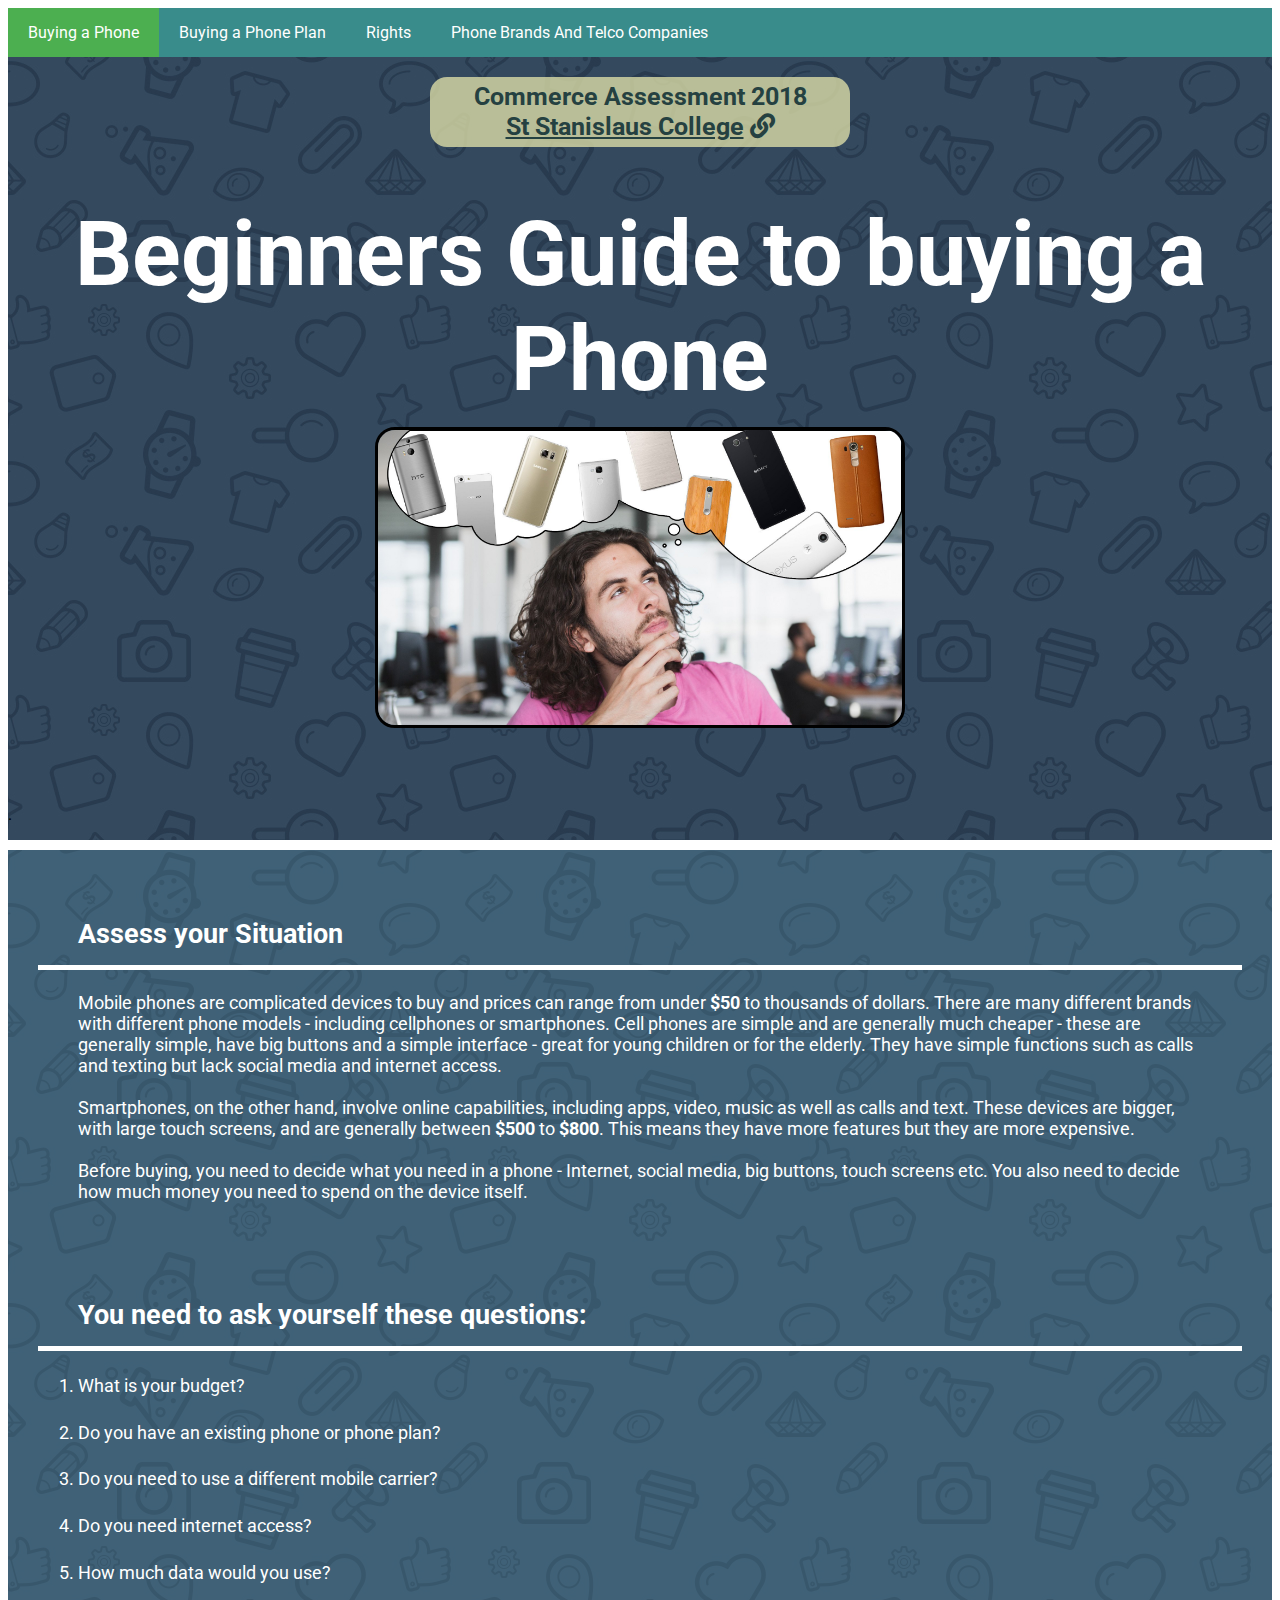
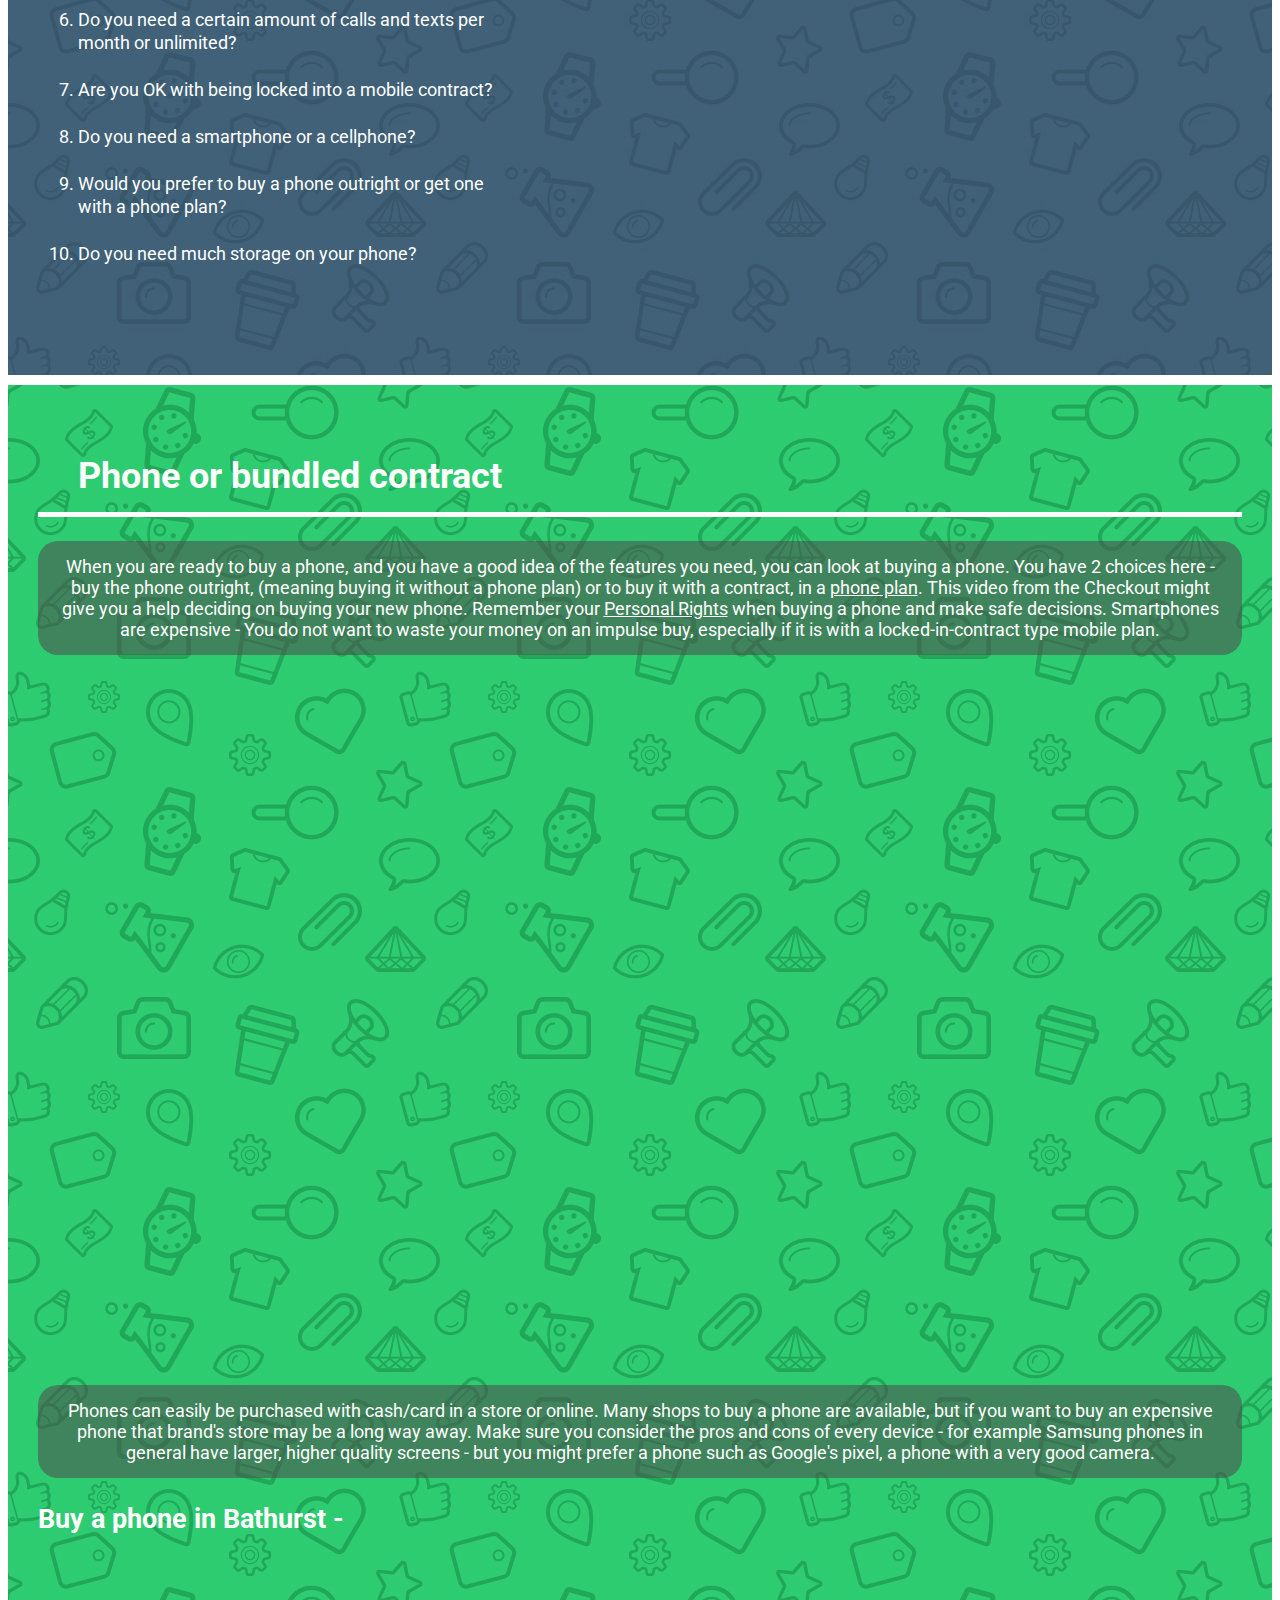
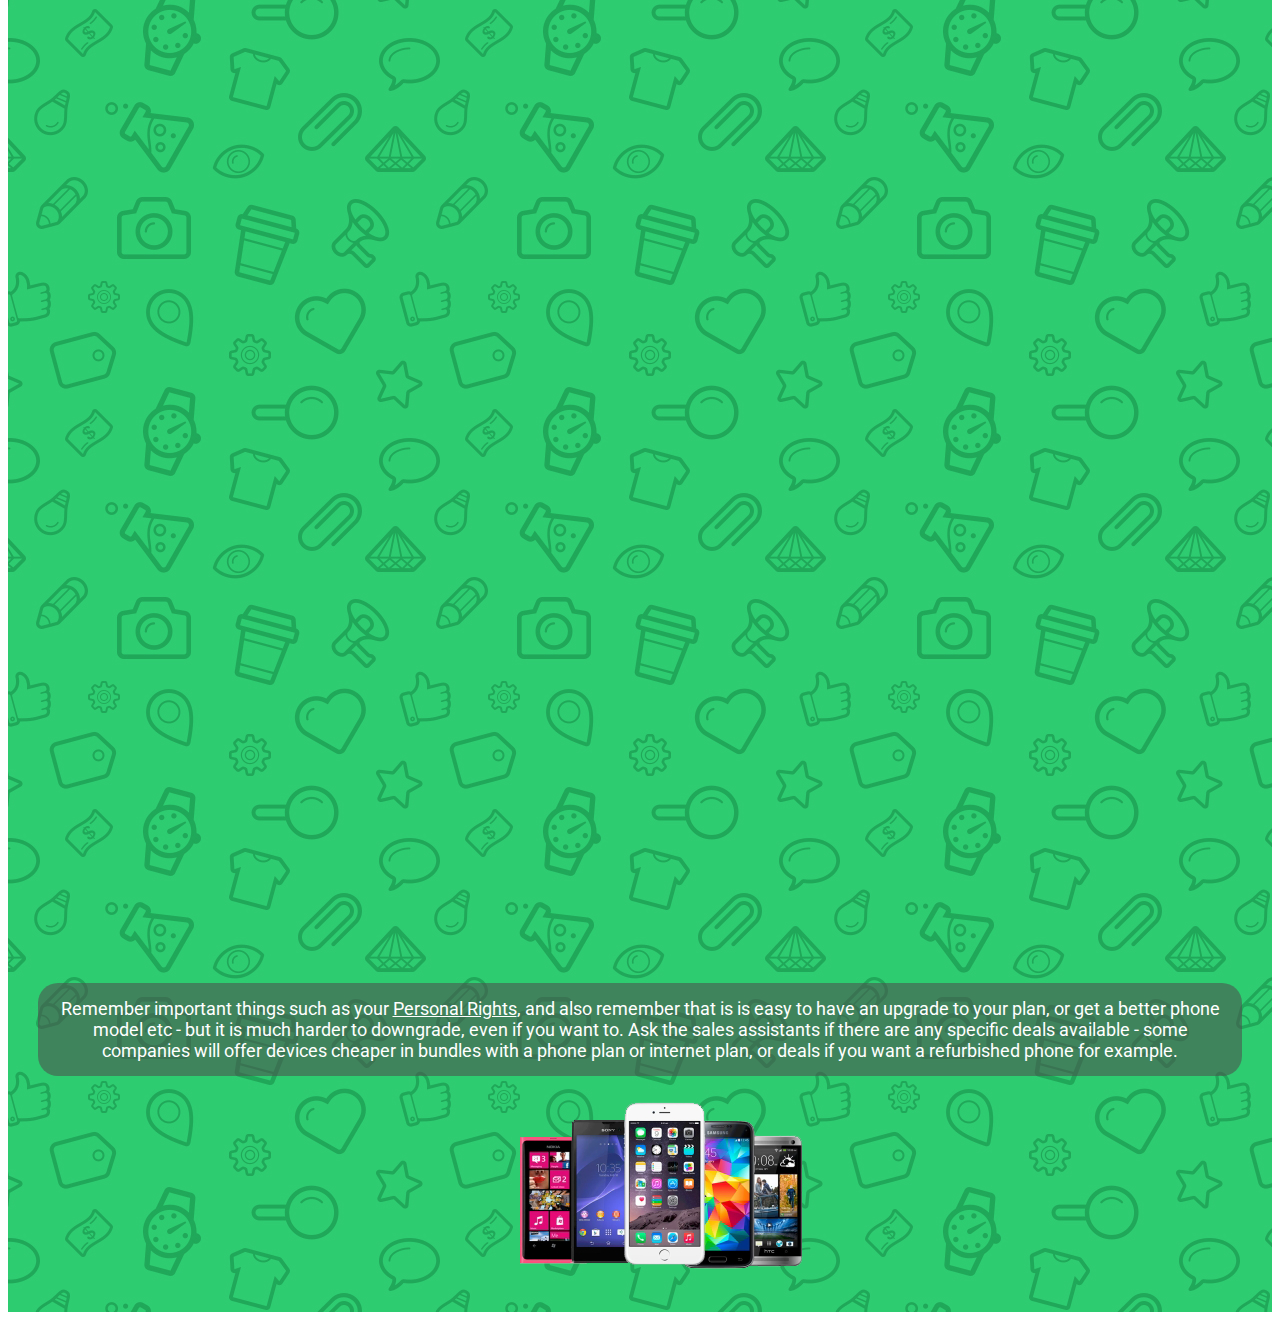
<file: index.html>
<!DOCTYPE html>
<html>
	<head>
		<title>New Phone!</title>
		<link rel="stylesheet" href="https://use.fontawesome.com/releases/v5.0.1/css/all.css">
		<link href="main.css" rel="stylesheet" type="text/css">
		<link rel="shortcut icon" type="image/png" href="Media/favicon.png" />
	</head>
	<body>
		<div id="bground1">
			<nav>
				<ul>
					<li class="active"><a href="#">Buying a Phone</a></li>
					<li><a href="Sites/Buying a Phone plan/index.html">Buying a Phone Plan</a></li>
					<li><a href="Sites/Rights/index.html">Rights</a></li>
					<li><a href="Sites/Major Phone Brands/index.html">Phone Brands And Telco Companies</a></li>
				</ul>
			</nav>
			<h1 class="commerce">Commerce Assessment 2018<br><a href="http://stannies.com/Home">St Stanislaus College</a>  <span class="fa fa-link"></span></h1>
			<h1 class="title">Beginners Guide to buying a Phone</h1>
			<img src="Media/buyaphone.jpg" alt="Smartphones" width="300px" height="177px" class="IMGphones">
			<p><br><br><br>.</p>
		</div>
		<div id="bground2">
			<div class="assess">
				<h2 class="assess1">Assess your Situation</h2>
				<p class="situation1">Mobile phones are complicated devices to buy and prices can range from under <strong>$50</strong> to thousands of dollars. There are many different brands with different phone models - including cellphones or smartphones. Cell phones are simple and are generally much cheaper - these are generally simple, have big buttons and a simple interface - great for young children or for the elderly. They have simple functions such as calls and texting but lack social media and internet access.</p><br>
				<p class="situation2"> Smartphones, on the other hand, involve online capabilities, including apps, video, music as well as calls and text. These devices are bigger, with large touch screens, and are generally between <strong>$500</strong> to <strong>$800</strong>. This means they have more features but they are more expensive.</p><br>
				<p class="situation3">Before buying, you need to decide what you need in a phone - Internet, social media, big buttons, touch screens etc. You also need to decide how much money you need to spend on the device itself.</p>
			</div>
			<div class="assess">
				<h2 class="assess1">You need to ask yourself these questions:</h2>
				<ol id="questions">
					<li>What is your budget?</li><br>
					<li>Do you have an existing phone or phone plan?</li><br>
					<li>Do you need to use a different mobile carrier?</li><br>
					<li>Do you need internet access?</li><br>
					<li>How much data would you use?</li><br>
					<li>Do you need a certain amount of calls and texts per month or unlimited?</li><br>
					<li>Are you OK with being locked into a mobile contract?</li><br>
					<li>Do you need a smartphone or a cellphone?</li><br>
					<li>Would you prefer to buy a phone outright or get one with a phone plan?</li><br>
					<li>Do you need much storage on your phone?</li><br>
				</ol>
				<iframe id="Smartphone_video" width="50%" height="450" src="https://www.youtube.com/embed/efNva-0sdoo" frameborder="0" allow="autoplay; encrypted-media" allowfullscreen></iframe>
				<p></p>
			</div>
		</div>
		<div id="bground3" class="buy">
			<h1>Phone or bundled contract</h1>
			<p>When you are ready to buy a phone, and you have a good idea of the features you need, you can look at buying a phone. You have 2 choices here - buy the phone outright, (meaning buying it without a phone plan) or to buy it with a contract, in a <a href="Sites/Buying a Phone plan/index.html">phone plan</a>. This video from the Checkout might give you a help deciding on buying your new phone. Remember your <a href="Sites/Rights/index.html">Personal Rights</a> when buying a phone and make safe decisions. Smartphones are expensive - You do not want to waste your money on an impulse buy, especially if it is with a locked-in-contract type mobile plan.</p>
			<iframe class="checkout1" width="1120" height="630" src="https://www.youtube.com/embed/e1Gm_v4Wi_Q" frameborder="0" allow="autoplay; encrypted-media" allowfullscreen></iframe>
			<p>Phones can easily be purchased with cash/card in a store or online. Many shops to buy a phone are available, but if you want to buy an expensive phone that brand's store may be a long way away. Make sure you consider the pros and cons of every device - for example Samsung phones in general have larger, higher quality screens - but you might prefer a phone such as Google's pixel, a phone with a very good camera.</p>
			<h2>Buy a phone in Bathurst - </h2>
			<iframe class="map" src="https://www.google.com/maps/embed?pb=!1m16!1m12!1m3!1d106553.8492183087!2d149.58359527184643!3d-33.428255210248906!2m3!1f0!2f0!3f0!3m2!1i1024!2i768!4f13.1!2m1!1sbuy+a+phone!5e0!3m2!1sen!2sau!4v1528198534277" width="450" height="500" frameborder="0" style="border:0" allowfullscreen></iframe>
			<iframe class="map" src="https://www.google.com/maps/embed?pb=!1m16!1m12!1m3!1d106553.89754060438!2d149.583251845909!3d-33.42821584612802!2m3!1f0!2f0!3f0!3m2!1i1024!2i768!4f13.1!2m1!1sapple+store!5e0!3m2!1sen!2sau!4v1528198706971" width="450" height="500" frameborder="0" style="border:0" allowfullscreen></iframe>
			<iframe class="map" src="https://www.google.com/maps/embed?pb=!1m16!1m12!1m3!1d106553.94586282138!2d149.5829084199715!3d-33.42817648203027!2m3!1f0!2f0!3f0!3m2!1i1024!2i768!4f13.1!2m1!1ssamsung+phone!5e0!3m2!1sen!2sau!4v1528198915402" width="450" height="500" frameborder="0" style="border:0" allowfullscreen></iframe>
			<iframe class="map" src="https://www.google.com/maps/embed?pb=!1m16!1m12!1m3!1d26645.061952252276!2d149.54767514744685!3d-33.40674438616632!2m3!1f0!2f0!3f0!3m2!1i1024!2i768!4f13.1!2m1!1sphone!5e0!3m2!1sen!2sau!4v1528199003108" width="450" height="500" frameborder="0" style="border:0" allowfullscreen></iframe>
			<p>Remember important things such as your <a href="Sites/Rights/index.html">Personal Rights</a>, and also remember that is is easy to have an upgrade to your plan, or get a better phone model etc - but it is much harder to downgrade, even if you want to. Ask the sales assistants if there are any specific deals available - some companies will offer devices cheaper in bundles with a phone plan or internet plan, or deals if you want a refurbished phone for example.</p>
			<img src="Media/phones.png" alt="phones">
		</div>
	</body>
</html>
</file>
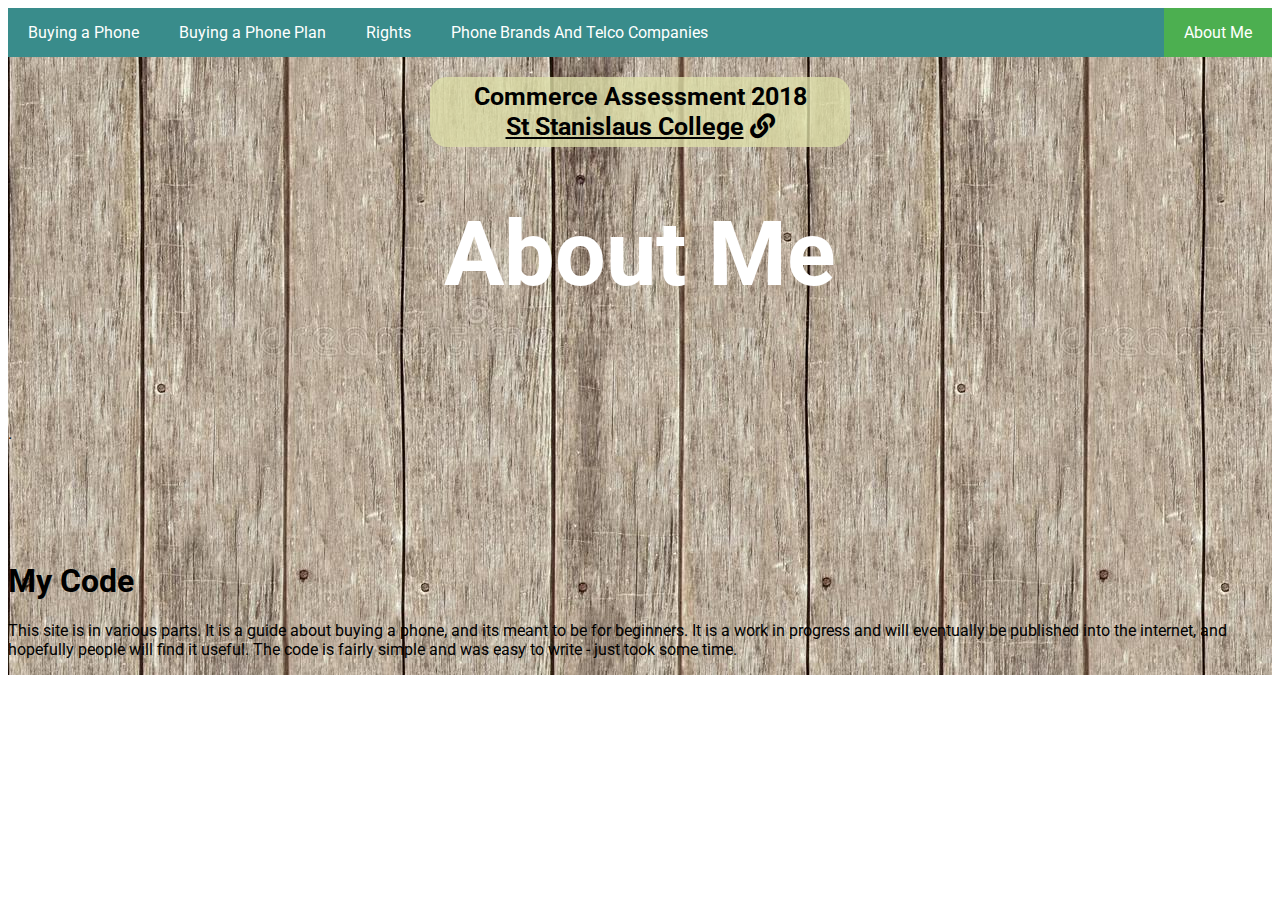
<file: Sites/#UNUSED# About Me/index.html>
<!DOCTYPE html>
<html>
	<head>
		<title>New Phone!</title>
		<link rel="stylesheet" href="https://use.fontawesome.com/releases/v5.0.1/css/all.css">
		<link href="main.css" rel="stylesheet" type="text/css">
		<link rel="shortcut icon" type="image/png" href="../../Media/favicon.png" />
	</head>
	<body>
		<div id="bground6">
			<nav>
				<ul>
					<li><a href="../../index.html">Buying a Phone</a></li>
					<li><a href="../../Sites/Buying a Phone plan/index.html">Buying a Phone Plan</a></li>
					<li><a href="../../Sites/Rights/index.html">Rights</a></li>
					<li><a href="../../Sites/Major Phone Brands/index.html">Phone Brands And Telco Companies</a></li>
					<li style="float:right" class="about active"><a href="../../Sites/About Me/index.html">About Me</a></li>
				</ul>
			</nav>
			<h1 class="commerce">Commerce Assessment 2018<br><a href="http://stannies.com/Home">St Stanislaus College</a>  <span class="fa fa-link"></span></h1>
			<h1 class="title">About Me</h1>
			<p><br><br><br>.</p>
			<h1 style="color:rgba(0,0,0,0);">I code, play fortnite and watch too much youtube. Memes are dreams. Hugs not drugs. HTML CSS is my favourite atm.</h1>
			<h1>My Code</h1>
			<p>This site is in various parts. It is a guide about buying a phone, and its meant to be for beginners. It is a work in progress and will eventually be published into the internet, and hopefully people will find it useful. The code is fairly simple and was easy to write - just took some time.</p>
		</div>
	</body>
</html>
</file>
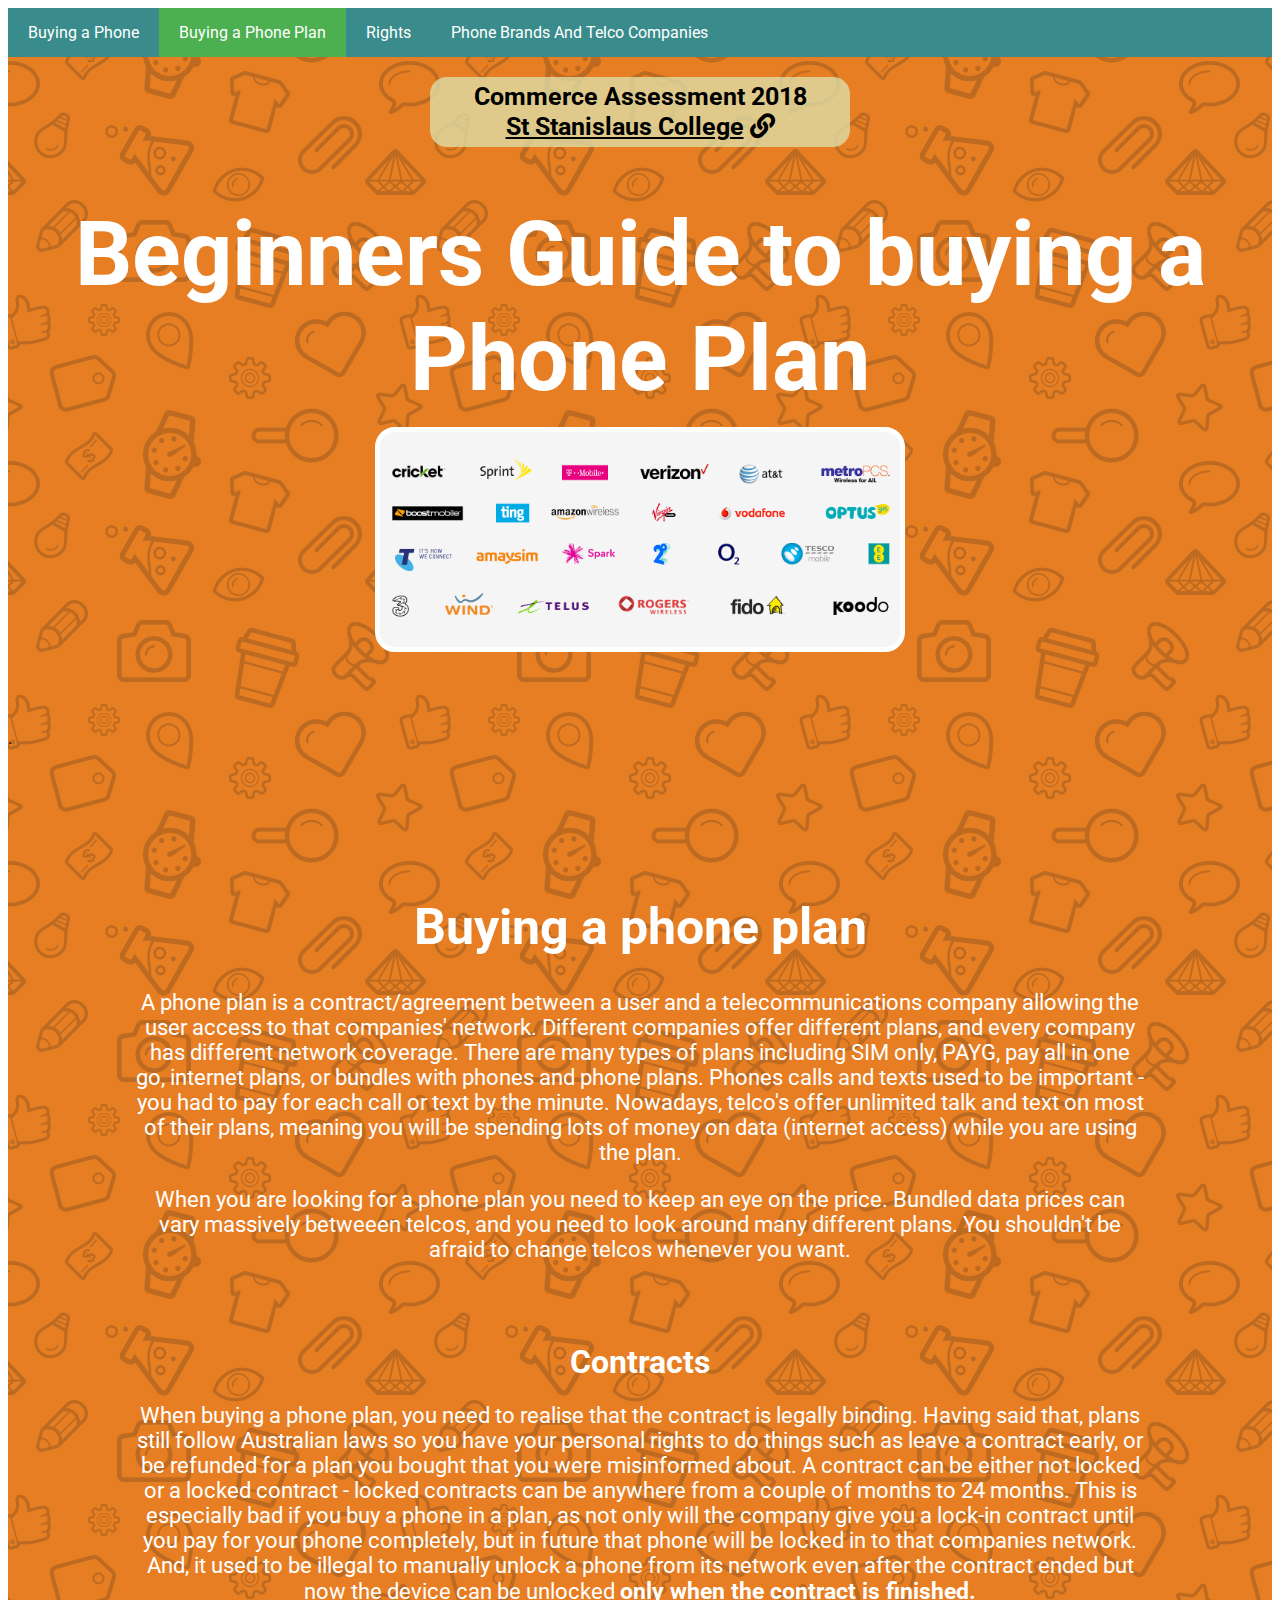
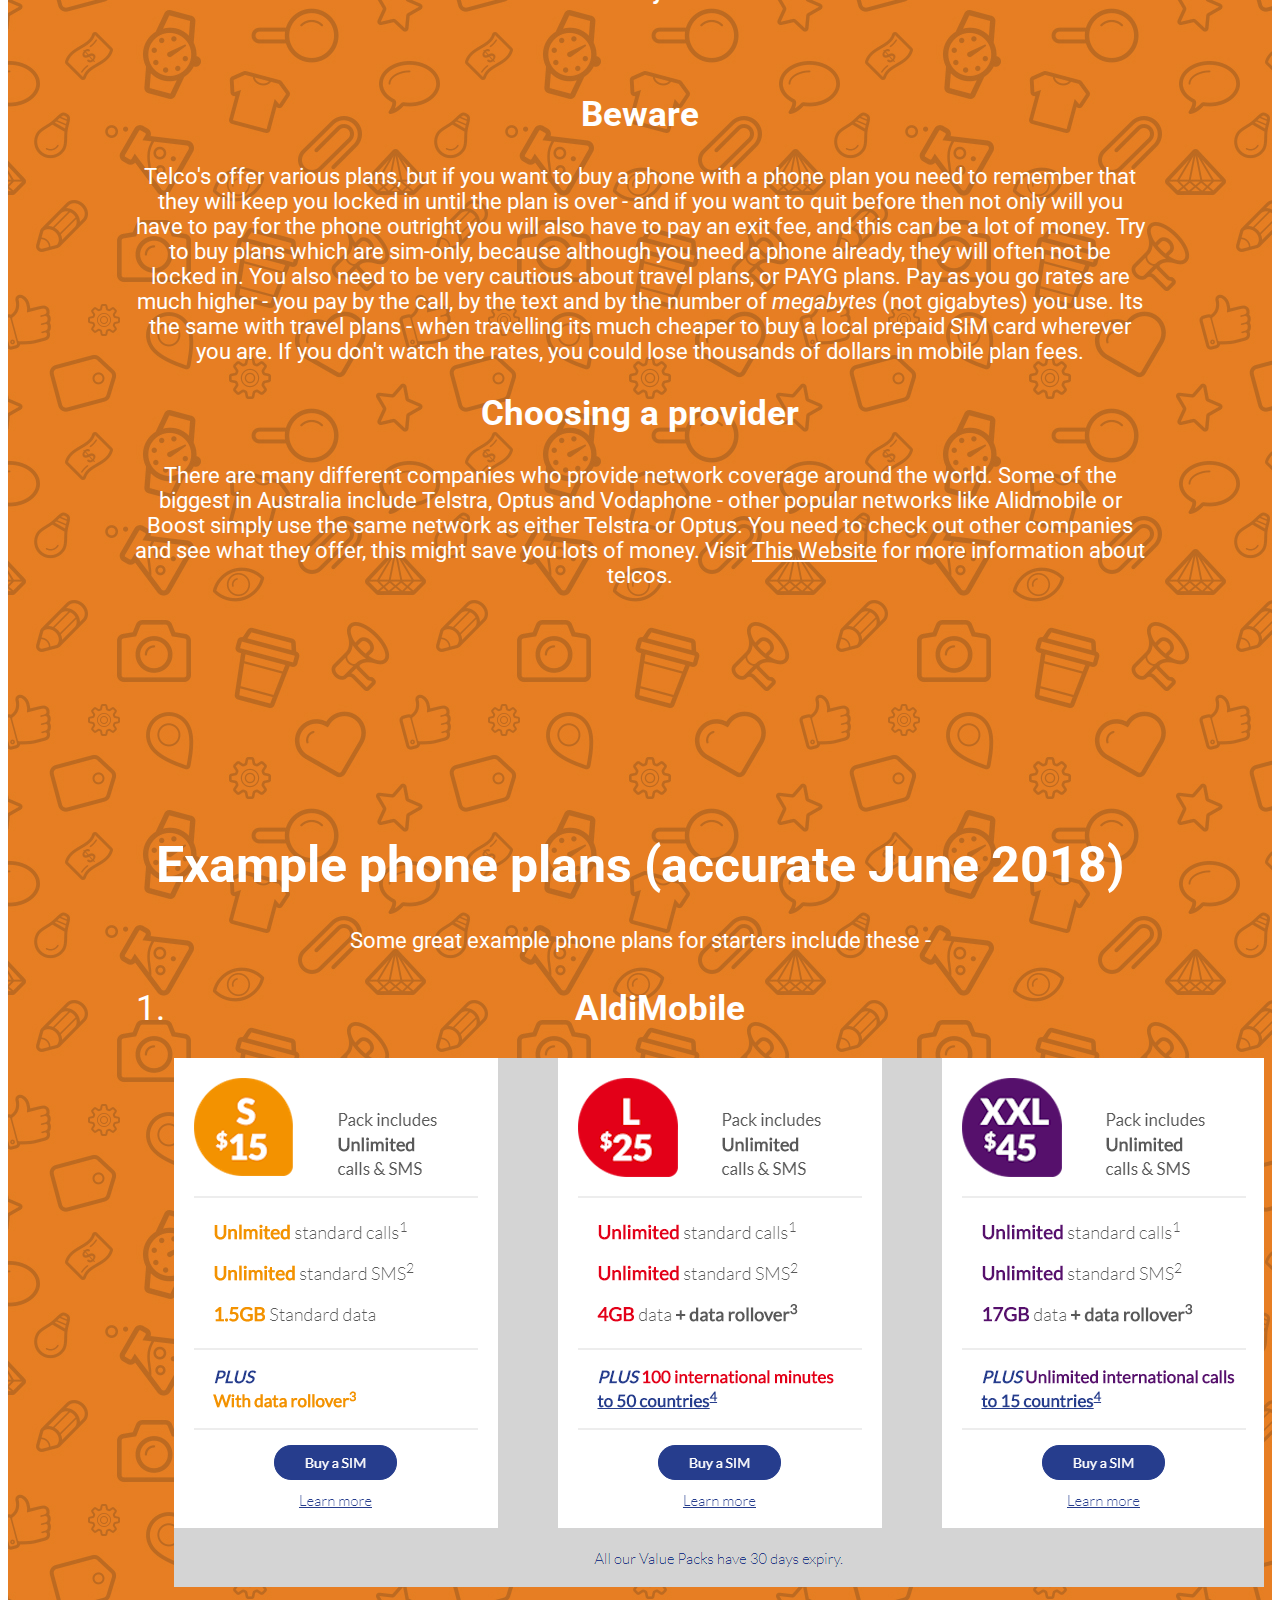
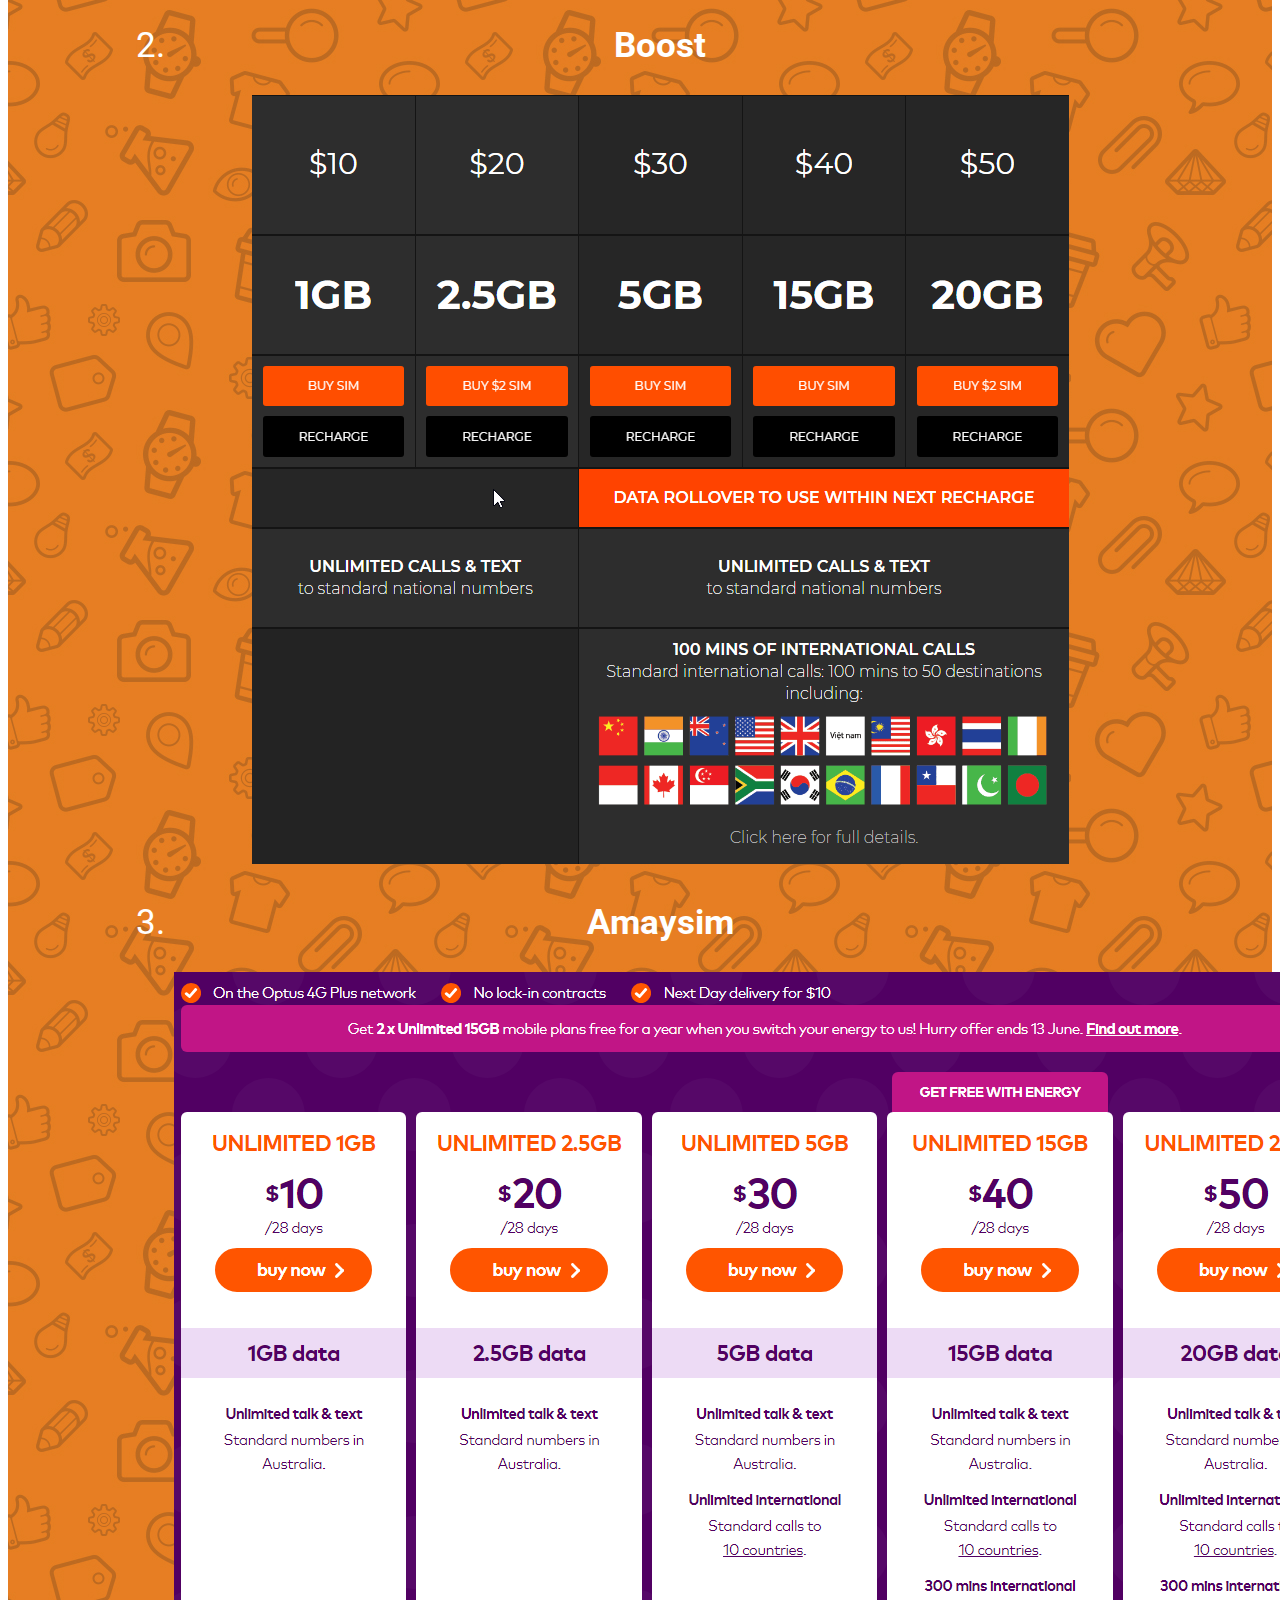
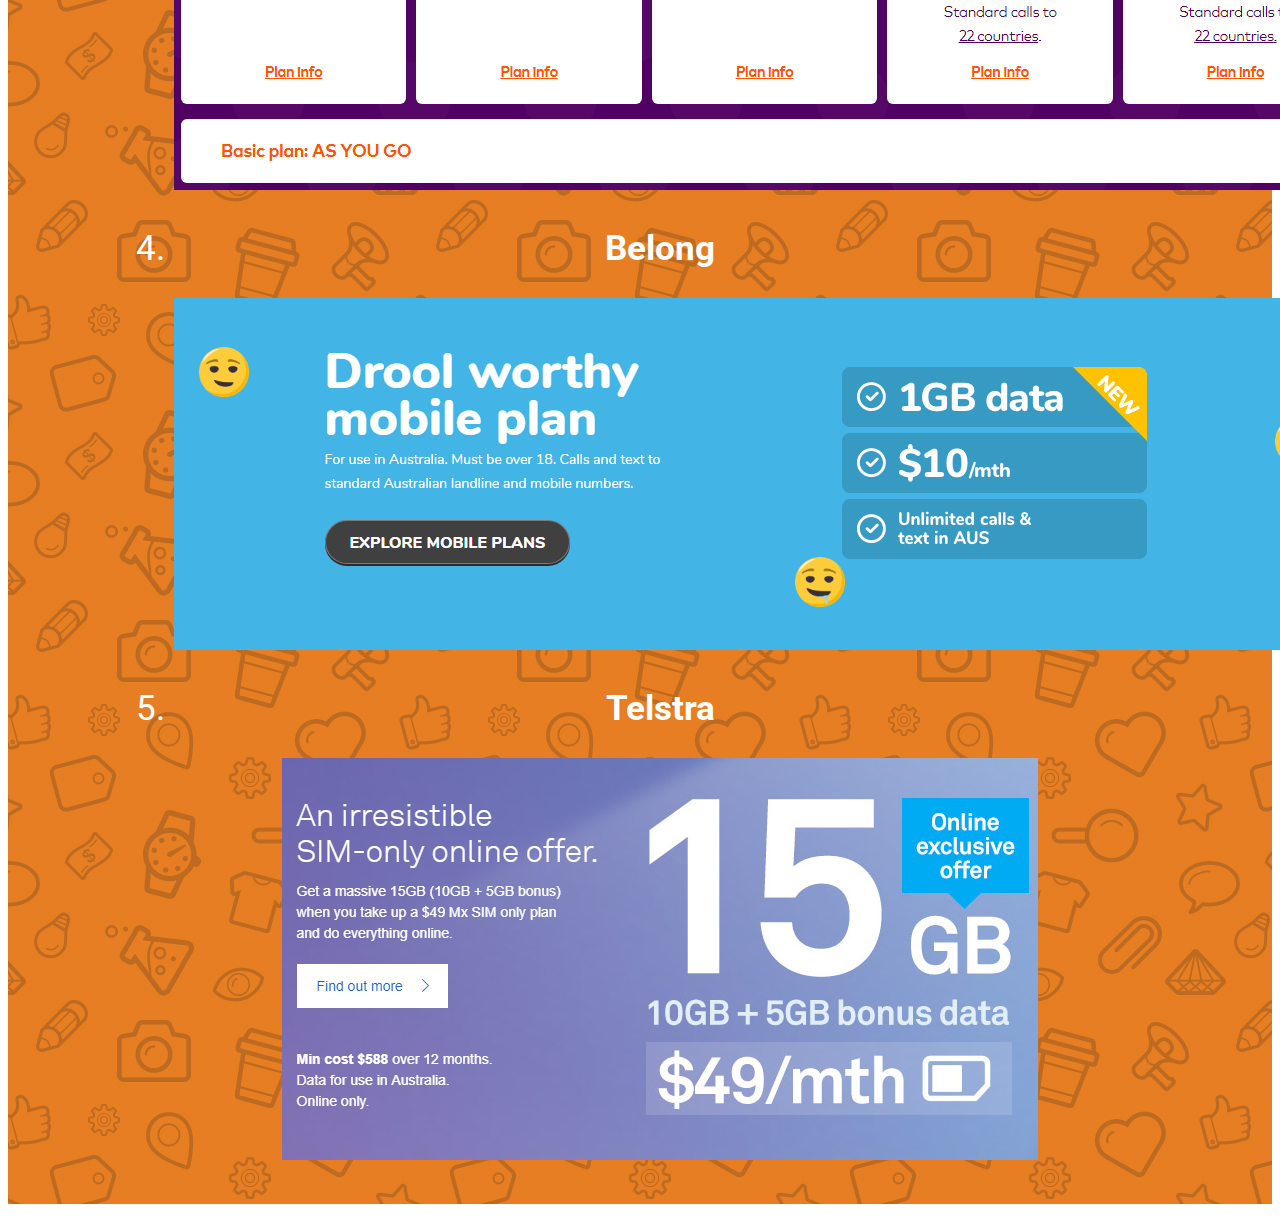
<file: Sites/Buying a Phone plan/index.html>
<!DOCTYPE html>
<html>
	<head>
		<title>New Phone!</title>
		<link rel="stylesheet" href="https://use.fontawesome.com/releases/v5.0.1/css/all.css">
		<link href="main.css" rel="stylesheet" type="text/css">
		<link rel="shortcut icon" type="image/png" href="../../Media/favicon.png" />
	</head>
	<body>
		<div id="bground4">
			<nav>
				<ul>
					<li><a href="../../index.html">Buying a Phone</a></li>
					<li class="active"><a href="#">Buying a Phone Plan</a></li>
					<li><a href="../../Sites/Rights/index.html">Rights</a></li>
					<li><a href="../../Sites/Major Phone Brands/index.html">Phone Brands And Telco Companies</a></li>
				</ul>
			</nav>
			<h1 class="commerce">Commerce Assessment 2018<br><a href="http://stannies.com/Home">St Stanislaus College</a>  <span class="fa fa-link"></span></h1>
			<h1 class="title">Beginners Guide to buying a Phone Plan</h1>
			<img src="../../Media/plancompanies.png" alt="Smartphones" width="1400px" height="578px" class="IMGphones">
			<p><br><br><br>.</p>
			<div class="phoneplan">
				<h1>Buying a phone plan</h1>
				<p>A phone plan is a contract/agreement between a user and a telecommunications company allowing the user access to that companies' network. Different companies offer different plans, and every company has different network coverage. There are many types of plans including SIM only, PAYG, pay all in one go, internet plans, or bundles with phones and phone plans.
				Phones calls and texts used to be important - you had to pay for each call or text by the minute. Nowadays, telco's offer unlimited talk and text on most of their plans, meaning you will be spending lots of money on data (internet access) while you are using the plan.</p>
				<p>When you are looking for a phone plan you need to keep an eye on the price. Bundled data prices can vary massively betweeen telcos, and you need to look around many different plans. You shouldn't be afraid to change telcos whenever you want.</p><br><br>
			</div>
			<div class="contract">
				<h1>Contracts</h1>
				<p>When buying a phone plan, you need to realise that the contract is legally binding. Having said that, plans still follow Australian laws so you have your personal rights to do things such as leave a contract early, or be refunded for a plan you bought that you were misinformed about. A contract can be either not locked or a locked contract - locked contracts can be anywhere from a couple of months to 24 months. This is especially bad if you buy a phone in a plan, as not only will the company give you a lock-in contract until you pay for your phone completely, but in future that phone will be locked in to that companies network. And, it used to be illegal to manually unlock a phone from its network even after the contract ended but now the device can be unlocked <strong style="font-size:105%;">only when the contract is finished.</strong></p><br><br>
				<h2>Beware</h2>
				<p>Telco's offer various plans, but if you want to buy a phone with a phone plan you need to remember that they will keep you locked in until the plan is over - and if you want to quit before then not only will you have to pay for the phone outright you will also have to pay an exit fee, and this can be a lot of money. Try to buy plans which are sim-only, because although you need a phone already, they will often not be locked in. You also need to be very cautious about travel plans, or PAYG plans. Pay as you go rates are much higher - you pay by the call, by the text and by the number of <span class="italic">megabytes</span> (not gigabytes) you use. Its the same with travel plans - when travelling its much cheaper to buy a local prepaid SIM card wherever you are. If you don't watch the rates, you could lose thousands of dollars in mobile plan fees.</p>
			</div>
			<div class="phoneplan">
				<h2>Choosing a provider</h2>
				<p>There are many different companies who provide network coverage around the world. Some of the biggest in Australia include Telstra, Optus and Vodaphone - other popular networks like Alidmobile or Boost simply use the same network as either Telstra or Optus. You need to check out other companies and see what they offer, this might save you lots of money.
				Visit <a href="../../Sites/Major Phone Brands/index.html">This Website</a> for more information about telcos.</p>
				<br><br><br><br>
				<h1>Example phone plans (accurate June 2018)</h1>
				<p>Some great example phone plans for starters include these - </p>
				<ol>
					<li><h2>AldiMobile</h2><img src="../../Media/aldimobilesim.png" alt="phoneplan"></li>
					<li><h2>Boost</h2><img src="../../Media/boost.png" alt="phoneplan"></li>
					<li><h2>Amaysim</h2><img src="../../Media/amaysimplan.png" alt="phoneplan"></li>
					<li><h2>Belong</h2><img src="../../Media/belongplan.png" alt="phoneplan"></li>
					<li><h2>Telstra</h2><img src="../../Media/telstraplan.png" alt="phoneplan"></li>
				</ol>
			</div>
		</div>
	</body>
</html>
</file>
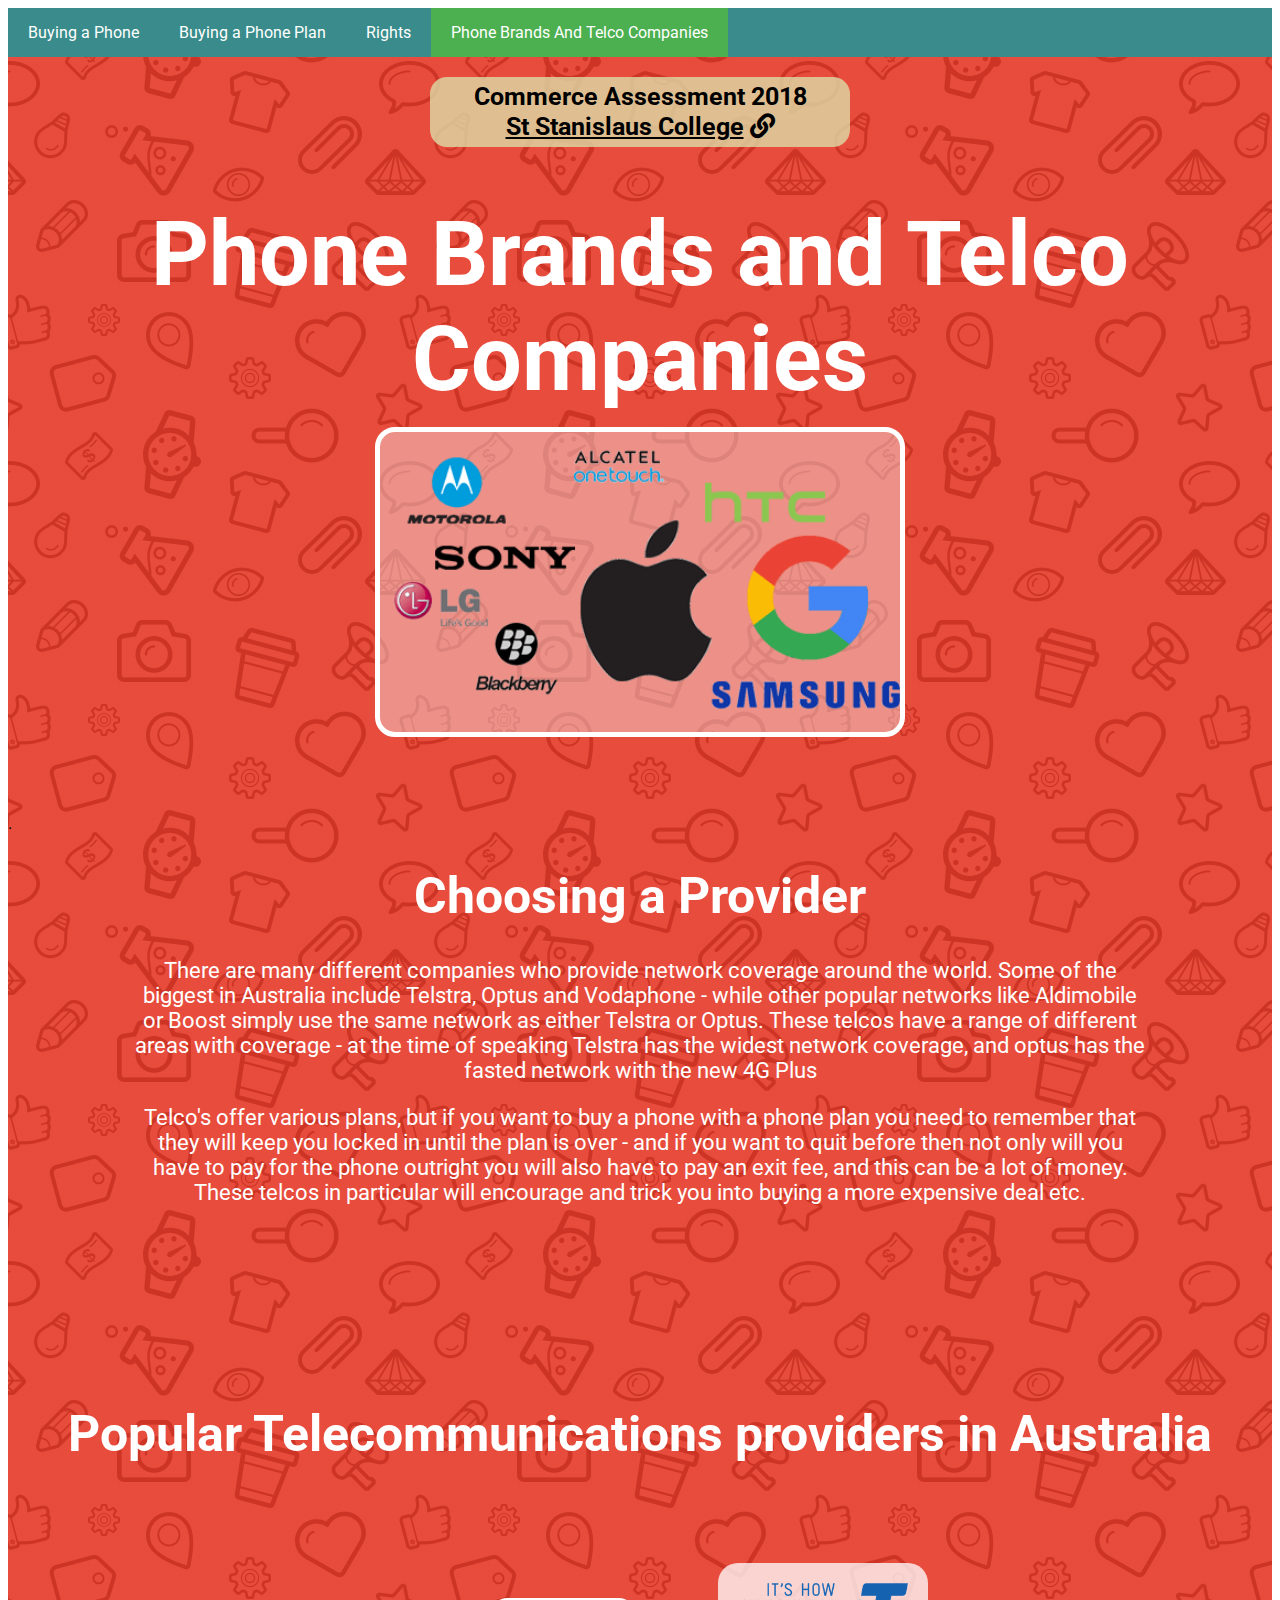
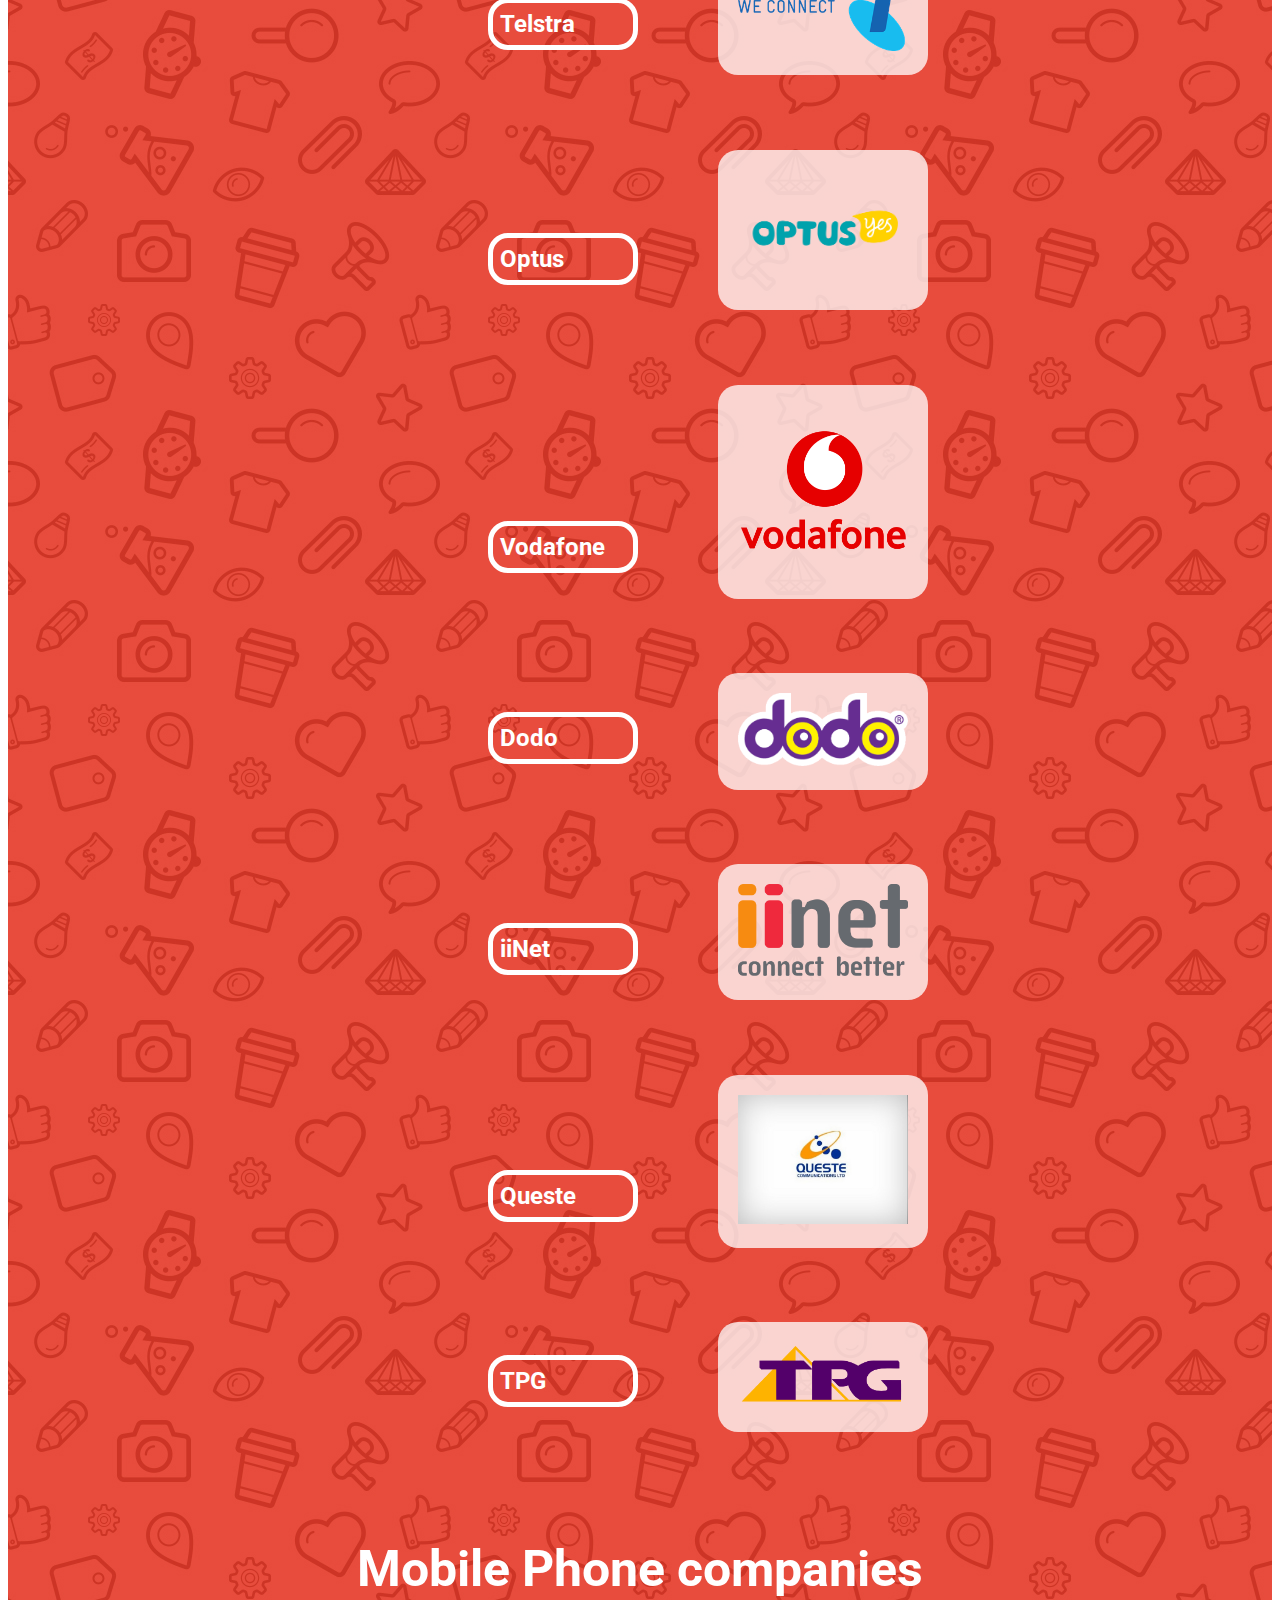
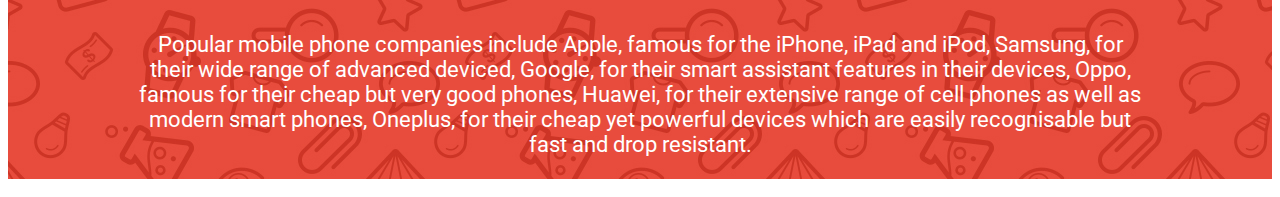
<file: Sites/Major Phone Brands/index.html>
<!DOCTYPE html>
<html>
	<head>
		<title>New Phone!</title>
		<link rel="stylesheet" href="https://use.fontawesome.com/releases/v5.0.1/css/all.css">
		<link href="main.css" rel="stylesheet" type="text/css">
		<link rel="shortcut icon" type="image/png" href="../../Media/favicon.png" />
	</head>
	<body>
		<div id="bground5">
			<nav>
				<ul>
					<li><a href="../../index.html">Buying a Phone</a></li>
					<li><a href="../../Sites/Buying a Phone plan/index.html">Buying a Phone Plan</a></li>
					<li><a href="../../Sites/Rights/index.html">Rights</a></li>
					<li class="active"><a href="#">Phone Brands And Telco Companies</a></li>
				</ul>
			</nav>
			<h1 class="commerce">Commerce Assessment 2018<br><a href="http://stannies.com/Home">St Stanislaus College</a>  <span class="fa fa-link"></span></h1>
			<h1 class="title">Phone Brands and Telco Companies</h1>
			<img src="../../Media/brands.png" alt="Image" width="1400px" height="578px" class="IMGphones">
			<p><br><br><br>.</p>
			<div class="provider">
				<h1>Choosing a Provider</h1>
				<p>There are many different companies who provide network coverage around the world. Some of the biggest in Australia include Telstra, Optus and Vodaphone - while other popular networks like Aldimobile or Boost simply use the same network as either Telstra or Optus. These telcos have a range of different areas with coverage - at the time of speaking Telstra has the widest network coverage, and optus has the fasted network with the new 4G Plus</p>
				<p>Telco's offer various plans, but if you want to buy a phone with a phone plan you need to remember that they will keep you locked in until the plan is over - and if you want to quit before then not only will you have to pay for the phone outright you will also have to pay an exit fee, and this can be a lot of money. These telcos in particular will encourage and trick you into buying a more expensive deal etc.</p>
			</div>
			<div class="providerbrands">
				<h1>Popular Telecommunications providers in Australia</h1>
				<div class="telco">
					<h2>Telstra</h2>
					<a href="https://www.telstra.com.au/"><img src="../../Media/telstra.png" alt="Telstra"></a>
					<h2>Optus</h2>
					<a href="https://www.optus.com.au/"><img src="../../Media/optus.png" alt="Optus"></a>
					<h2>Vodafone</h2>
					<a href="https://www.vodafone.com.au/"><img src="../../Media/vodafone.png" alt="Vodafone"></a>
					<h2>Dodo</h2>
					<a href="https://www.dodo.com/"><img src="../../Media/dodo.png" alt="Dodo"></a>
					<h2>iiNet</h2>
					<a href="https://www.iinet.net.au/"><img src="../../Media/iinet.png" alt="iiNet"></a>
					<h2>Queste</h2>
					<a href="www.queste.com.au/"><img src="../../Media/queste.jpg" alt="Queste"></a>
					<h2>TPG</h2>
					<a href="https://www.tpg.com.au"><img src="../../Media/tpg.png" alt="TPG"></a>
				</div>
			</div>
			<div class="phonebrands">
				<h1>Mobile Phone companies</h1>
				<p>Popular mobile phone companies include Apple, famous for the iPhone, iPad and iPod, Samsung, for their wide range of advanced deviced, Google, for their smart assistant features in their devices, Oppo, famous for their cheap but very good phones, Huawei, for their extensive range of cell phones as well as modern smart phones, Oneplus, for their cheap yet powerful devices which are easily recognisable but fast and drop resistant.</p>
			</div>
		</div>
	</body>
</html>
</file>
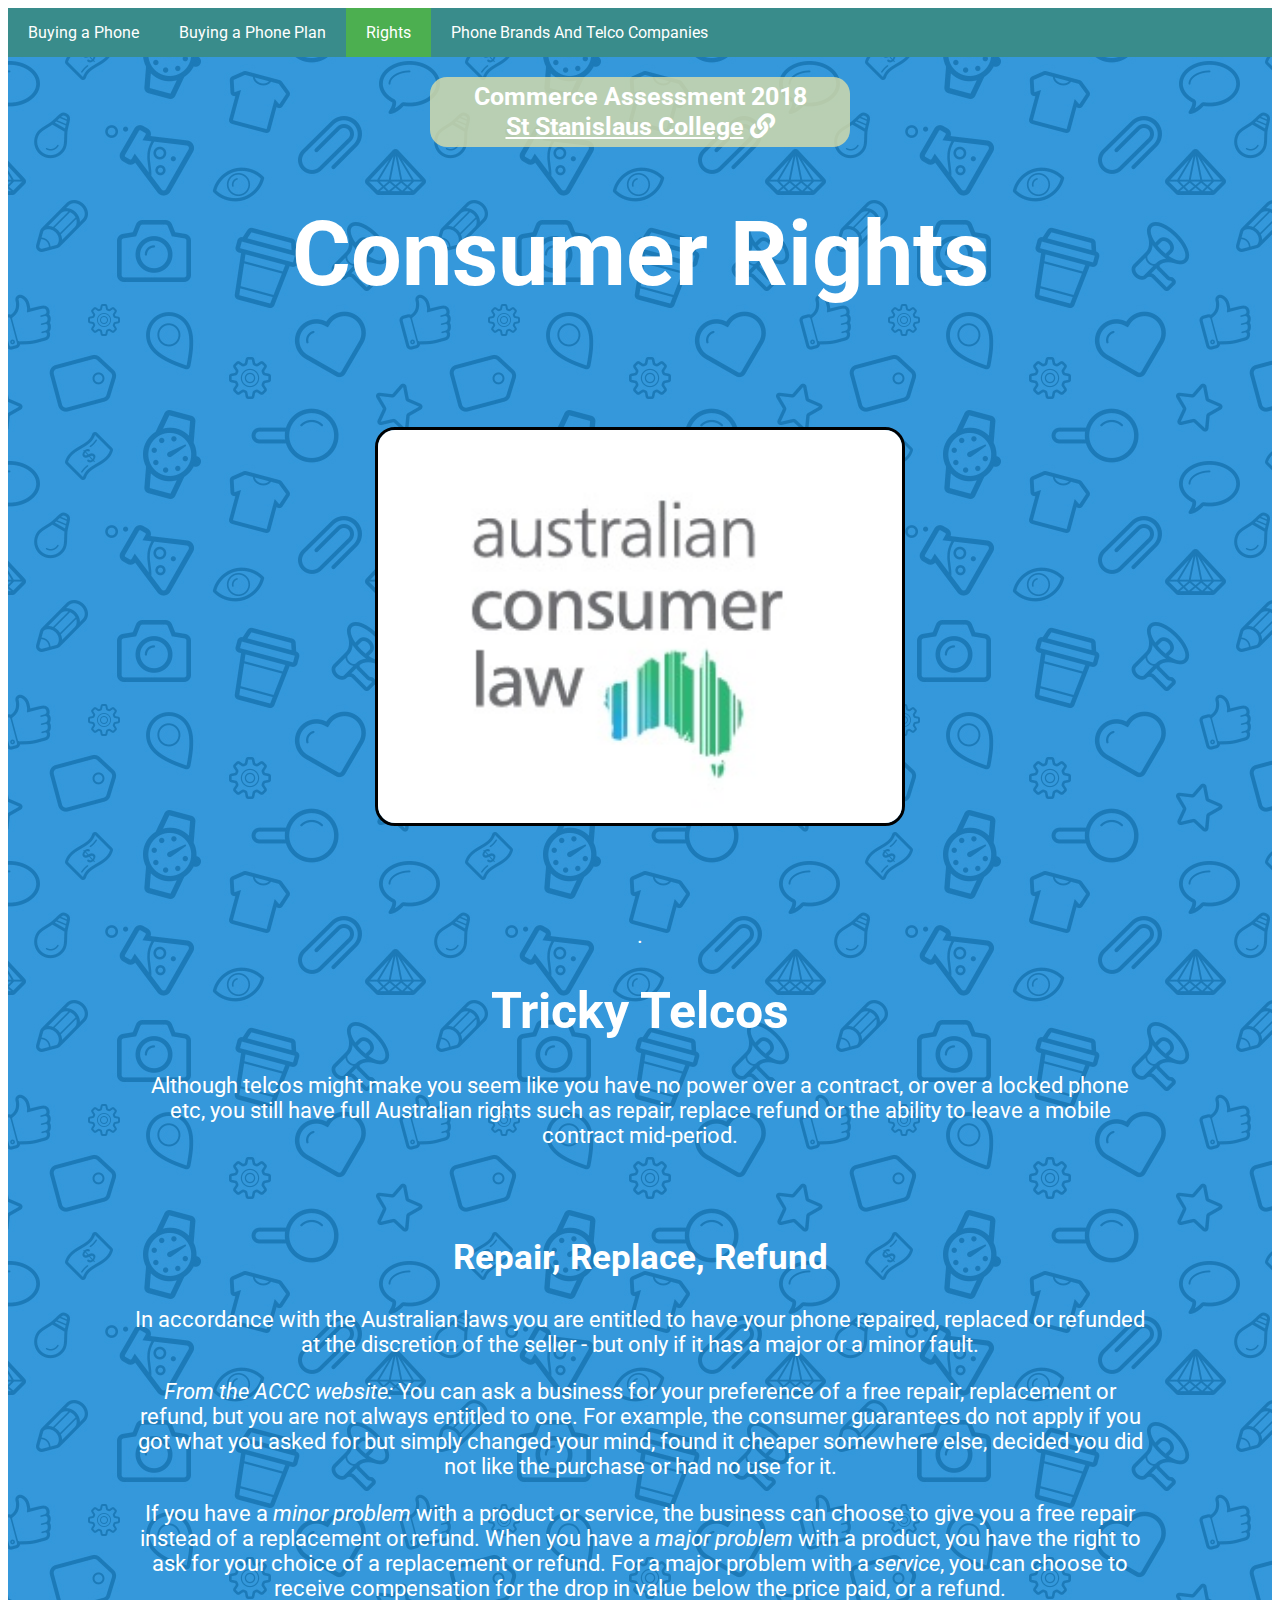
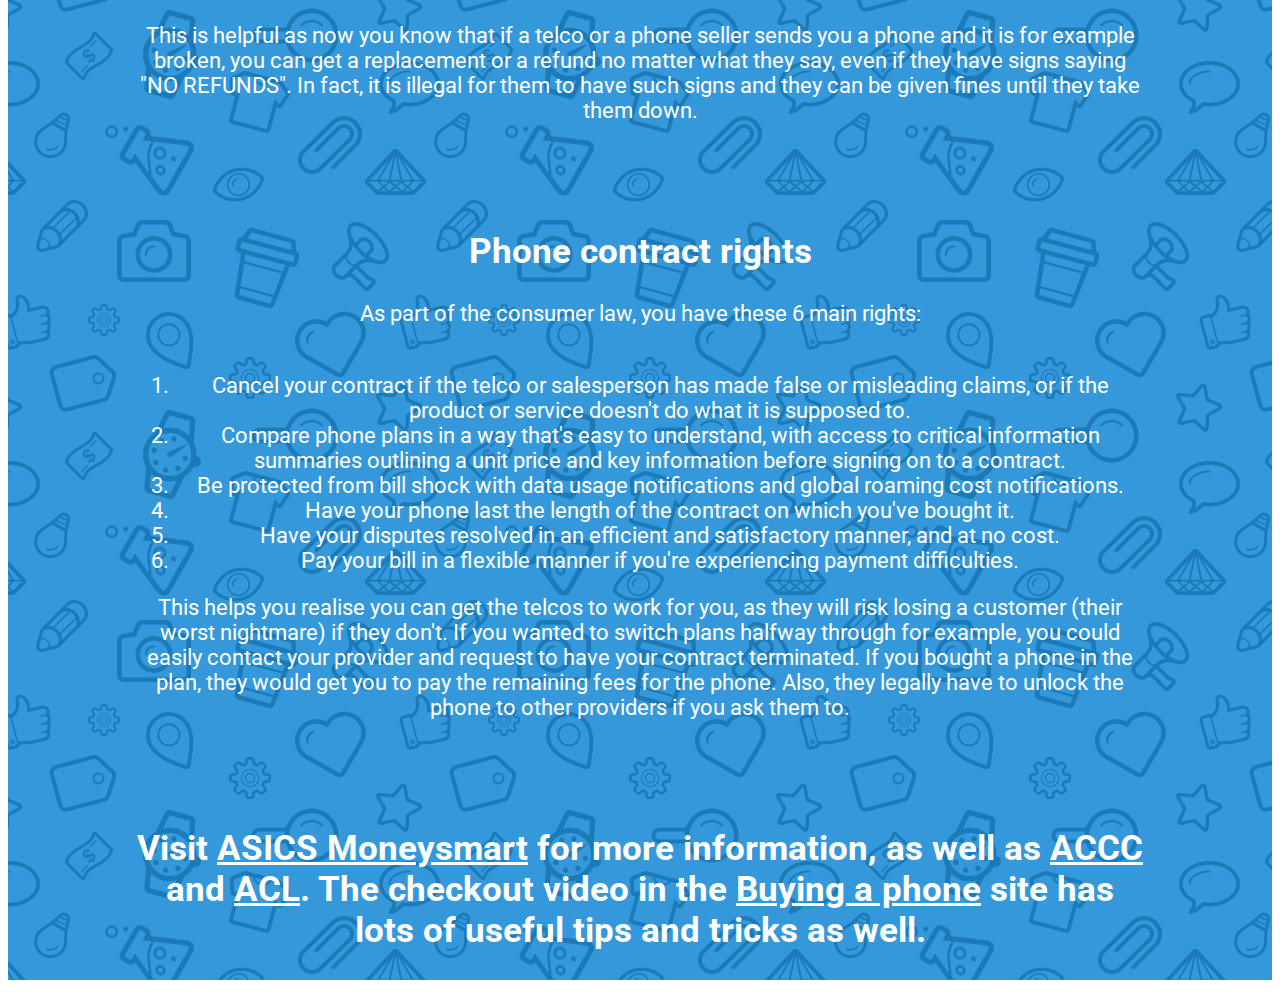
<file: Sites/Rights/index.html>
<!DOCTYPE html>
<html>
	<head>
		<title>New Phone!</title>
		<link rel="stylesheet" href="https://use.fontawesome.com/releases/v5.0.1/css/all.css">
		<link href="main.css" rel="stylesheet" type="text/css">
		<link rel="shortcut icon" type="image/png" href="../../Media/favicon.png" />
	</head>
	<body>
		<div id="bground2">
			<nav>
				<ul>
					<li><a href="../../index.html">Buying a Phone</a></li>
					<li><a href="../../Sites/Buying a Phone plan/index.html">Buying a Phone Plan</a></li>
					<li class="active"><a href="#">Rights</a></li>
					<li><a href="../../Sites/Major Phone Brands/index.html">Phone Brands And Telco Companies</a></li>
				</ul>
			</nav>
			<h1 class="commerce">Commerce Assessment 2018<br><a href="http://stannies.com/Home">St Stanislaus College</a>  <span class="fa fa-link"></span></h1>
			<h1 class="title">Consumer Rights</h1>
			<img src="../../Media/acl.jpeg" alt="Smartphones" width="267px" height="200px" class="IMGphones">
			<p><br><br><br>.</p>
			<h1>Tricky Telcos</h1>
			<p>Although telcos might make you seem like you have no power over a contract, or over a locked phone etc, you still have full Australian rights such as repair, replace refund or the ability to leave a mobile contract mid-period.</p><br><br>
			<h2>Repair, Replace, Refund</h2>
			<p>In accordance with the Australian laws you are entitled to have your phone repaired, replaced or refunded at the discretion of the seller - but only if it has a major or a minor fault.</p>
			<p><span class="italic">From the ACCC website: </span>You can ask a business for your preference of a free repair, replacement or refund, but you are not always entitled to one. For example, the consumer guarantees do not apply if you got what you asked for but simply changed your mind, found it cheaper somewhere else, decided you did not like the purchase or had no use for it.</p>
			<p>If you have a <span class="bold">minor problem</span> with a product or service, the business can choose to give you a free repair instead of a replacement or refund. When you have a <span class="bold">major problem</span> with a product, you have the right to ask for your choice of a replacement or refund. For a major problem with a <span class="bold">service</span>, you can choose to receive compensation for the drop in value below the price paid, or a refund.</p>
			<p>This is helpful as now you know that if a telco or a phone seller sends you a phone and it is for example broken, you can get a replacement or a refund no matter what they say, even if they have signs saying "NO REFUNDS". In fact, it is illegal for them to have such signs and they can be given fines until they take them down.</p><br><br><br>
			<h2>Phone contract rights</h2>
			<p>As part of the consumer law, you have these 6 main rights:<br><br>
				<ol>
					<li>Cancel your contract if the telco or salesperson has made false or misleading claims, or if the product or service doesn't do what it is supposed to.</li>
					<li>Compare phone plans in a way that's easy to understand, with access to critical information summaries outlining a unit price and key information before signing on to a contract.</li>
					<li>Be protected from bill shock with data usage notifications and global roaming cost notifications.</li>
					<li>Have your phone last the length of the contract on which you've bought it.</li>
					<li>Have your disputes resolved in an efficient and satisfactory manner, and at no cost.</li>
					<li>Pay your bill in a flexible manner if you're experiencing payment difficulties.</li>
				</ol>
			</p>
			<p>This helps you realise you can get the telcos to work for you, as they will risk losing a customer (their worst nightmare) if they don't. If you wanted to switch plans halfway through for example, you could easily contact your provider and request to have your contract terminated. If you bought a phone in the plan, they would get you to pay the remaining fees for the phone. Also, they legally have to unlock the phone to other providers if you ask them to.</p><br><br><br>
		<h2>Visit <a href="https://www.moneysmart.gov.au/">ASICS Moneysmart</a> for more information, as well as <a href="https://www.accc.gov.au/">ACCC</a> and <a href="http://consumerlaw.gov.au/">ACL</a>. The checkout video in the <a href="../../index.html">Buying a phone</a> site has lots of useful tips and tricks as well.</h2>
		</div>
	</body>
</html>
</file>
<file: main.css>
@import url('https://fonts.googleapis.com/css?family=Lato|Roboto|Tajawal');

* {
    box-sizing: border-box;
}


nav ul {
    list-style-type: none;
    margin: 0;
    padding: 0;
    overflow: hidden;
    background-color: #398C8B;
}
nav li {
    float: left;
}
nav li a {
    display: block;
    color: white;
    text-align: center;
    padding: 15px 20px;
    text-decoration: none;
}
nav li a:hover {
    background-color: #111;
}
nav .active {
    background-color: #4CAF50;
}


h1 {
	font-family: 'Roboto', sans-serif;
	color:rgba(37,65,65,1.00);
}
body {
	font-family: 'Roboto', sans-serif;
}
.title {
	color:white;
	text-align:center;
	font-size:90px;
	height:140px;
	width:auto;
	margin:40px auto;
	padding:15px;
}
.commerce {
	font-size:25px;
	text-align:center;
	margin: 20px auto 2px auto;
	padding:5px;
	width:420px;
	background-color:rgba(221,222,168,0.79);
	border-top-right-radius: 17px;
	border-bottom-right-radius: 17px;
	border-top-left-radius: 17px;
	border-bottom-left-radius: 17px;
	line-height:1.2;
}
.commerce a {
	text-decoration: underline;
	color:inherit;
}
.IMGphones {
	display:block;
	margin:100px auto 20px auto;
	width: 42%;
	height: 27%;
	border: 3px solid black;
	border-top-right-radius: 20px;
	border-bottom-right-radius: 20px;
	border-top-left-radius: 20px;
	border-bottom-left-radius: 20px;
}



.assess {
	background-color:rgba(70,70,70,0.67);
	color:white;
	margin:200px, 0, 0, 0;
	padding:30px;
	font-size:18px;
}
.assess1 {
	padding:15px 40px;
	border-bottom:5px solid white;
}
.situation1, .situation2, .situation3 {
	margin:0 40px;
}
#questions {
	text-align:left;
	margin-right:60%;
	line-height:1.3;
}
#Smartphone_video {
	margin: -80% 0 20px 45%;
	border: 0px solid black;
	border-top-right-radius: 20px;
	border-bottom-right-radius: 20px;
	border-top-left-radius: 20px;
	border-bottom-left-radius: 20px;
}


.buy {
	color:white;
	margin:200px, 0, 0, 0;
	padding:30px;
	font-size:18px;
	border-bottom:5px solid white;
}
.buy p {
	background-color:rgba(78,78,78,0.57);
	padding:15px;
	border-top-right-radius: 20px;
	border-bottom-right-radius: 20px;
	border-top-left-radius: 20px;
	border-bottom-left-radius: 20px;
	text-align:center;
	margin-bottom:25px;
}
.buy h1 {
	padding:15px 40px;
	border-bottom:5px solid white;
	color:white;
}
.buy .checkout1 {
	margin:50px auto;
	display:block;
}
.buy .map {
	margin:0 auto;
	display:inline-block;
}
.buy p a {
	color:inherit;
	
}
.buy img {
	margin:0 40%;
	text-align:center;
}


#bground1{
	background-image: url('Media/icons-asphalt.jpg');
	border-bottom:10px solid rgba(255,255,255,1.00);
}
#bground2{
	background-image: url('Media/icons-blue.jpg');
	border-bottom:10px solid rgba(255,255,255,1.00);
}
#bground3{
	background-image: url('Media/icons-green.jpg');
	border-bottom:10px solid rgba(255,255,255,1.00);
}
#bground4{
	background-image: url('Media/icons-orange.jpg');
	border-bottom:10px solid rgba(255,255,255,1.00);
}
#bground5{
	background-image: url('Media/icons-red.jpg');
	border-bottom:10px solid rgba(255,255,255,1.00);
}
</file>
<file: Sites/#UNUSED# About Me/main.css>
@import url('https://fonts.googleapis.com/css?family=Lato|Roboto|Tajawal');

* {
    box-sizing: border-box;
}


nav ul {
    list-style-type: none;
    margin: 0;
    padding: 0;
    overflow: hidden;
    background-color: #398C8B;
}
nav li {
    float: left;
}
nav li a {
    display: block;
    color: white;
    text-align: center;
    padding: 15px 20px;
    text-decoration: none;
}
nav li a:hover {
    background-color: #111;
}
nav .active {
    background-color: #4CAF50;
}


body {
	font-family: 'Roboto', sans-serif;
}
.title {
	color:white;
	text-align:center;
	font-size:90px;
	height:140px;
	width:auto;
	margin:40px auto;
	padding:15px;
}
.commerce {
	font-size:25px;
	text-align:center;
	margin: 20px auto 2px auto;
	padding:5px;
	width:420px;
	background-color:rgba(221,222,168,0.79);
	border-top-right-radius: 17px;
	border-bottom-right-radius: 17px;
	border-top-left-radius: 17px;
	border-bottom-left-radius: 17px;
	line-height:1.2;
}
.commerce a {
	text-decoration: underline;
	color:inherit;
}


#bground1 {
	background-image: url('../../Media/icons-asphalt.jpg');
	border-bottom:10px solid rgba(255,255,255,1.00);
}
#bground2 {
	background-image: url('../../Media/icons-blue.jpg');
	border-bottom:10px solid rgba(255,255,255,1.00);
}
#bground3 {
	background-image: url('../../Media/icons-green.jpg');
	border-bottom:10px solid rgba(255,255,255,1.00);
}
#bground4 {
	background-image: url('../../Media/icons-orange.jpg');
	border-bottom:10px solid rgba(255,255,255,1.00);
}
#bground5 {
	background-image: url('../../Media/icons-red.jpg');
	border-bottom:10px solid rgba(255,255,255,1.00);
}
#bground6 {
	background-image: url('../../Media/bground5.jpg');
	border-bottom:10px solid rgba(255,255,255,1.00);
}
</file>
<file: Sites/Buying a Phone plan/main.css>
@import url('https://fonts.googleapis.com/css?family=Lato|Roboto|Tajawal');

* {
    box-sizing: border-box;
}


nav ul {
    list-style-type: none;
    margin: 0;
    padding: 0;
    overflow: hidden;
    background-color: #398C8B;
}
nav li {
    float: left;
}
nav li a {
    display: block;
    color: white;
    text-align: center;
    padding: 15px 20px;
    text-decoration: none;
}
nav li a:hover {
    background-color: #111;
}
nav .active {
    background-color: #4CAF50;
}


body {
	font-family: 'Roboto', sans-serif;
}
.title {
	color:white;
	text-align:center;
	font-size:90px;
	height:140px;
	width:auto;
	margin:40px auto;
	padding:15px;
}
.commerce {
	font-size:25px;
	text-align:center;
	margin: 20px auto 2px auto;
	padding:5px;
	width:420px;
	background-color:rgba(221,222,168,0.79);
	border-top-right-radius: 17px;
	border-bottom-right-radius: 17px;
	border-top-left-radius: 17px;
	border-bottom-left-radius: 17px;
	line-height:1.2;
}
.commerce a {
	text-decoration: underline;
	color:inherit;
}
.IMGphones {
	display:block;
	margin:100px auto 20px auto;
	width: 42%;
	height: 27%;
	border: 5px solid white;
	border-top-right-radius: 20px;
	border-bottom-right-radius: 20px;
	border-top-left-radius: 20px;
	border-bottom-left-radius: 20px;
	background-color:whitesmoke;
}


.phoneplan h1 {
	margin-left:10%;
	margin-right:10%;
	margin-top:150px;
	color:white;
	font-size:50px;
	text-align:center;
}
.phoneplan h2 {
	margin-left:10%;
	margin-right:10%;
	font-size:35px;
	color:white;
	text-align:center;
}
.phoneplan p {
	margin-left:10%;
	margin-right:10%;
	color:white;
	text-align:center;
	font-size:22px;
}
.phoneplan a {
	color:inherit;
}


.contract h1 {
	
	margin-left:10%;
	margin-right:10%;
	color:white;
	text-align:center;
}
.contract p {
	
	margin-left:10%;
	margin-right:10%;
	color:white;
	text-align:center;
	font-size:22px;
}
.contract h2 {
	margin-left:10%;
	margin-right:10%;
	font-size:35px;
	color:white;
	text-align:center;
}
ol {
	margin-left:10%;
	margin-right:10%;
	font-size:35px;
	color:white;
	text-align:center;
}

.italic {
	font-style:italic;
}




#bground1{
	background-image: url('../../Media/icons-asphalt.jpg');
	border-bottom:10px solid rgba(255,255,255,1.00);
}
#bground2{
	background-image: url('../../Media/icons-blue.jpg');
	border-bottom:10px solid rgba(255,255,255,1.00);
}
#bground3{
	background-image: url('../../Media/icons-green.jpg');
	border-bottom:10px solid rgba(255,255,255,1.00);
}
#bground4{
	background-image: url('../../Media/icons-orange.jpg');
	border-bottom:10px solid rgba(255,255,255,1.00);
}
#bground5{
	background-image: url('../../Media/icons-red.jpg');
	border-bottom:10px solid rgba(255,255,255,1.00);
}
</file>
<file: Sites/Major Phone Brands/main.css>
@import url('https://fonts.googleapis.com/css?family=Lato|Roboto|Tajawal');

* {
    box-sizing: border-box;
}


nav ul {
    list-style-type: none;
    margin: 0;
    padding: 0;
    overflow: hidden;
    background-color: #398C8B;
}
nav li {
    float: left;
}
nav li a {
    display: block;
    color: white;
    text-align: center;
    padding: 15px 20px;
    text-decoration: none;
}
nav li a:hover {
    background-color: #111;
}
nav .active {
    background-color: #4CAF50;
}


body {
	font-family: 'Roboto', sans-serif;
}
.title {
	color:white;
	text-align:center;
	font-size:90px;
	height:140px;
	width:auto;
	margin:40px auto;
	padding:15px;
}
.commerce {
	font-size:25px;
	text-align:center;
	margin: 20px auto 2px auto;
	padding:5px;
	width:420px;
	background-color:rgba(221,222,168,0.79);
	border-top-right-radius: 17px;
	border-bottom-right-radius: 17px;
	border-top-left-radius: 17px;
	border-bottom-left-radius: 17px;
	line-height:1.2;
}
.commerce a {
	text-decoration: underline;
	color:inherit;
}
.IMGphones {
	display:block;
	margin:100px auto 20px auto;
	width: 42%;
	height: 27%;
	border: 5px solid white;
	border-top-right-radius: 20px;
	border-bottom-right-radius: 20px;
	border-top-left-radius: 20px;
	border-bottom-left-radius: 20px;
	background-color:rgba(245,245,245,0.41);
}


.provider h1 {
	margin-left:10%;
	margin-right:10%;
	color:white;
	font-size:50px;
	text-align:center;
}
.provider h2 {
	margin-left:10%;
	margin-right:10%;
	font-size:35px;
	color:white;
	text-align:center;
}
.provider p {
	margin-left:10%;
	margin-right:10%;
	color:white;
	text-align:center;
	font-size:22px;
}


.providerbrands h1 {
	text-align: center;
	color:white;
	font-size:50px;
	margin-top:200px;
	margin-bottom:100px;
}
.providerbrands h2 {
	display:inline-block;
	color:white;
	border:5px solid white;
	border-top-right-radius: 20px;
	border-bottom-right-radius: 20px;
	border-top-left-radius: 20px;
	border-bottom-left-radius: 20px;
	padding:7px;
	vertical-align: 70%;
	
}
.providerbrands a {
	display:inline-block;
}
.providerbrands a img {
	height:auto;
	width:170px;
}
.telco h2 {
	margin-left:38%;
	margin-right:6%;
	margin-bottom:100px;
	width:150px;
}
.telco a {
	margin-right:20%;
	background-color:rgba(255,255,255,0.76);
	padding:20px;
	border-top-right-radius: 20px;
	border-bottom-right-radius: 20px;
	border-top-left-radius: 20px;
	border-bottom-left-radius: 20px;
}


.phonebrands h1 {
	margin-left:10%;
	margin-right:10%;
	color:white;
	font-size:50px;
	text-align:center;
}
.phonebrands h2 {
	margin-left:10%;
	margin-right:10%;
	font-size:35px;
	color:white;
	text-align:center;
}
.phonebrands p {
	margin-left:10%;
	margin-right:10%;
	color:white;
	text-align:center;
	font-size:22px;
}


#bground1{
	background-image: url('../../Media/icons-asphalt.jpg');
	border-bottom:10px solid rgba(255,255,255,1.00);
}
#bground2{
	background-image: url('../../Media/icons-blue.jpg');
	border-bottom:10px solid rgba(255,255,255,1.00);
}
#bground3{
	background-image: url('../../Media/icons-green.jpg');
	border-bottom:10px solid rgba(255,255,255,1.00);
}
#bground4{
	background-image: url('../../Media/icons-orange.jpg');
	border-bottom:10px solid rgba(255,255,255,1.00);
}
#bground5{
	background-image: url('../../Media/icons-red.jpg');
	border-bottom:10px solid rgba(255,255,255,1.00);
}
</file>
<file: Sites/Rights/main.css>
@import url('https://fonts.googleapis.com/css?family=Lato|Roboto|Tajawal');

* {
    box-sizing: border-box;
}


nav ul {
    list-style-type: none;
    margin: 0;
    padding: 0;
    overflow: hidden;
    background-color: #398C8B;
}
nav li {
    float: left;
}
nav li a {
    display: block;
    color: white;
    text-align: center;
    padding: 15px 20px;
    text-decoration: none;
}
nav li a:hover {
    background-color: #111;
}
nav .active {
    background-color: #4CAF50;
}


body {
	font-family: 'Roboto', sans-serif;
}
.title {
	color:white;
	text-align:center;
	font-size:90px;
	height:140px;
	width:auto;
	margin:40px auto;
	padding:15px;
}
.commerce {
	font-size:25px;
	text-align:center;
	margin: 20px auto 2px auto;
	padding:5px;
	width:420px;
	background-color:rgba(221,222,168,0.79);
	border-top-right-radius: 17px;
	border-bottom-right-radius: 17px;
	border-top-left-radius: 17px;
	border-bottom-left-radius: 17px;
	line-height:1.2;
}
.commerce a {
	text-decoration: underline;
	color:inherit;
}
.IMGphones {
	display:block;
	margin:100px auto 20px auto;
	width: 42%;
	height: 27%;
	border: 3px solid black;
	border-top-right-radius: 20px;
	border-bottom-right-radius: 20px;
	border-top-left-radius: 20px;
	border-bottom-left-radius: 20px;
}



h1 {
	margin-left:10%;
	margin-right:10%;
	color:white;
	font-size:50px;
	text-align:center;
}
h2 {
	margin-left:10%;
	margin-right:10%;
	font-size:35px;
	color:white;
	text-align:center;
}
h3 {
	margin-left:10%;
	margin-right:10%;
	font-size:25px;
	color:white;
	text-align:center;
}
p {
	margin-left:10%;
	margin-right:10%;
	color:white;
	text-align:center;
	font-size:22px;
}
ol {
	margin-left:10%;
	margin-right:10%;
	color:white;
	text-align:center;
	font-size:22px;
}
.italic {
	font-style:italic;
}
.bold {
	font-style:italic;
}
a {
	color:inherit;
}


#bground1 {
	background-image: url('../../Media/icons-asphalt.jpg');
	border-bottom:10px solid rgba(255,255,255,1.00);
}
#bground2 {
	background-image: url('../../Media/icons-blue.jpg');
	border-bottom:10px solid rgba(255,255,255,1.00);
}
#bground3 {
	background-image: url('../../Media/icons-green.jpg');
	border-bottom:10px solid rgba(255,255,255,1.00);
}
#bground4 {
	background-image: url('../../Media/icons-orange.jpg');
	border-bottom:10px solid rgba(255,255,255,1.00);
}
#bground5 {
	background-image: url('../../Media/icons-red.jpg');
	border-bottom:10px solid rgba(255,255,255,1.00);
}
</file>
